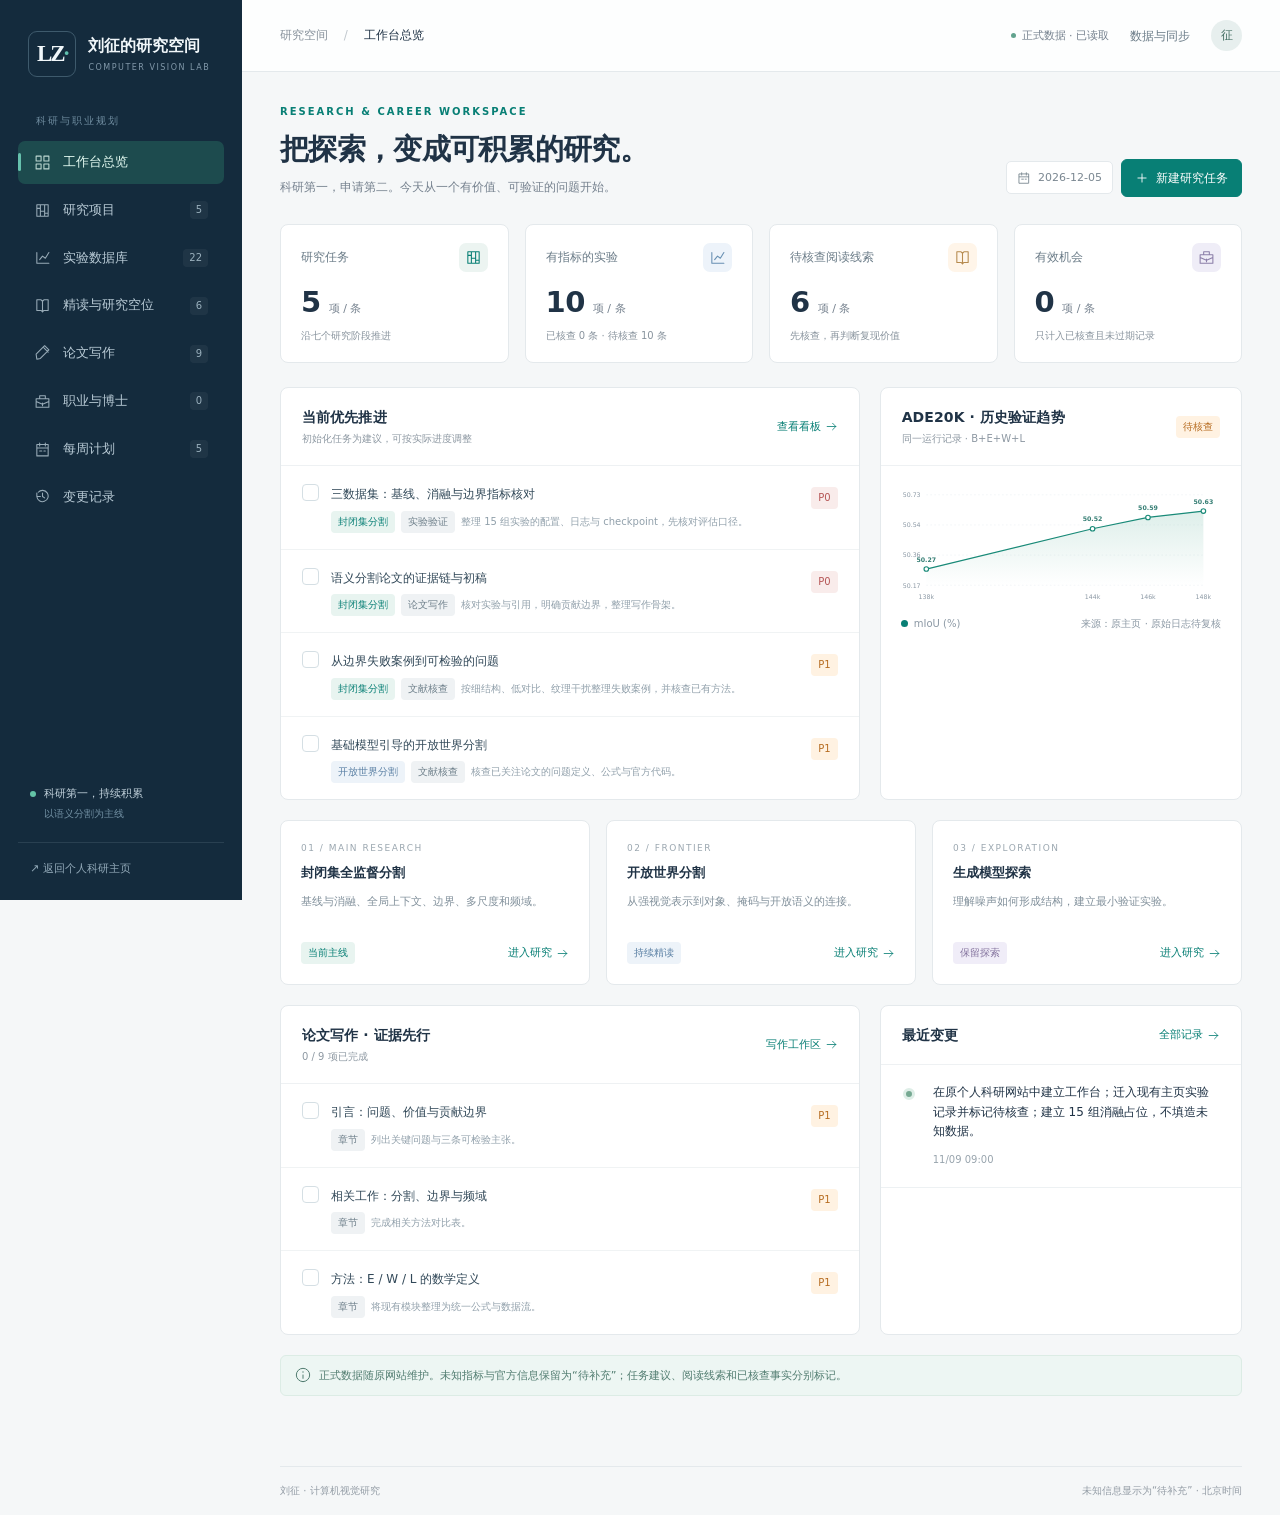
<file: workbench/index.html>
<!doctype html>
<html lang="zh-CN">
<head>
  <meta charset="utf-8">
  <meta name="viewport" content="width=device-width, initial-scale=1">
  <meta name="description" content="刘征的科研与职业规划工作台：研究、实验、精读、论文写作与职业机会。">
  <meta name="color-scheme" content="light">
  <meta http-equiv="Content-Security-Policy" content="default-src 'self'; script-src 'self'; style-src 'self'; img-src 'self' data:; connect-src 'self' https://api.github.com; object-src 'none'; base-uri 'self'; form-action 'self'">
  <title>科研与职业规划工作台 · 刘征</title>
  <link rel="stylesheet" href="workbench.css">
  <script type="module" src="app.mjs"></script>
</head>
<body>
  <a class="skip" href="#content">跳转到内容</a>
  <aside class="sidebar" id="sidebar">
    <a class="brand" href="../"><span class="brand-icon">LZ<span>·</span></span><span>刘征的研究空间<small>COMPUTER VISION LAB</small></span></a>
    <div class="workspace-label">科研与职业规划</div>
    <nav id="nav" aria-label="工作台导航"></nav>
    <div class="sidebar-bottom"><div class="focus-dot"></div><div>科研第一，持续积累<small>以语义分割为主线</small></div></div>
    <a class="back-home" href="../">↗ 返回个人科研主页</a>
  </aside>
  <div class="shell">
    <header class="topbar"><button class="icon-btn mobile-menu" id="menu" aria-label="展开导航">☰</button><div class="breadcrumb">研究空间 <span>/</span> <strong id="breadcrumb">工作台总览</strong></div><div class="top-right"><span id="sync-status" class="sync-status">正在读取数据</span><button class="btn quiet" id="manage">数据与同步</button><span class="avatar">征</span></div></header>
    <main id="content" tabindex="-1"><div class="loading">正在读取工作台…</div></main>
    <footer class="app-footer"><span>刘征 · 计算机视觉研究</span><span>未知信息显示为“待补充” · 北京时间</span></footer>
  </div>
  <dialog id="detail-dialog" class="detail-dialog"><div id="detail-content"></div></dialog>
  <dialog id="edit-dialog" class="edit-dialog"><div id="edit-content"></div></dialog>
  <dialog id="data-dialog" class="data-dialog"><div id="data-content"></div></dialog>
  <div id="toast" role="status" aria-live="polite"></div>
  <input id="import-file" type="file" accept="application/json,.json" hidden>
</body>
</html>
</file>
<file: workbench/workbench.css>
:root{--ink:#203346;--muted:#75818e;--line:#e4e9ec;--bg:#f5f7f8;--teal:#087f75;--nav:#142b3d;--teal-bg:#e8f4f0;--orange:#b76d22;--orange-bg:#fff2e2;--red:#b75555;--blue:#497ca5;--shadow:0 12px 40px #122b3d12;font-family:Inter,"PingFang SC","Microsoft YaHei",system-ui,sans-serif;color:var(--ink);font-size:14px}
*{box-sizing:border-box}body{margin:0;background:var(--bg);line-height:1.6}a{color:var(--teal);text-decoration:none}a:hover{text-decoration:underline}button,input,select,textarea{font:inherit}button,a,input,select,textarea{touch-action:manipulation}button{cursor:pointer}button:disabled{cursor:not-allowed;opacity:.55}button:focus-visible,a:focus-visible,input:focus-visible,select:focus-visible,textarea:focus-visible{outline:3px solid #57ada3;outline-offset:3px}button svg,a svg{pointer-events:none}svg{flex-shrink:0}h1,h2,h3,p{margin-top:0}h1{font-size:29px;letter-spacing:-.7px;line-height:1.5;margin-bottom:6px}h2{font-size:17px;margin-bottom:0;letter-spacing:.1px}h3{font-size:15px}p{margin-bottom:12px}.muted{color:var(--muted)}.small{font-size:12px}.mono{font-family:ui-monospace,SFMono-Regular,Consolas,monospace}.skip{position:fixed;top:-80px;left:12px;z-index:1000;background:white;padding:12px}.skip:focus{top:12px}.sidebar{width:242px;position:fixed;inset:0 auto 0 0;background:var(--nav);color:#b5c5cf;display:flex;flex-direction:column;padding:31px 18px 22px;z-index:30}.brand{display:flex;align-items:center;gap:12px;color:#f1f7fa;font-size:16px;font-weight:600;margin:0 10px 36px}.brand:hover{text-decoration:none}.brand small{display:block;font-size:8px;letter-spacing:1.5px;font-weight:400;color:#8299aa;margin-top:4px}.brand-icon{font-size:23px;border:1px solid #3e5a6c;border-radius:9px;line-height:44px;padding:0 8px;font-family:Georgia,serif;letter-spacing:-2px}.brand-icon span{color:#61c1af}.workspace-label{font-size:10px;letter-spacing:2px;color:#6f8c9f;padding:0 18px;margin-bottom:12px}#nav{display:flex;flex-direction:column;gap:5px}#nav a{display:flex;gap:12px;align-items:center;color:#b9cbd6;padding:11px 16px;border-radius:7px;font-size:13px;position:relative}#nav a:hover{text-decoration:none;background:#203b4d}#nav a.active{color:#e5fcf3;background:#1d4b4e}#nav a.active:before{position:absolute;left:0;width:3px;height:18px;background:#66c1ad;content:'';border-radius:3px}#nav a svg{opacity:.8}#nav .nav-count{margin-left:auto;font-size:10px;border-radius:4px;padding:1px 6px;background:#ffffff0d;color:#9ab0bd}.sidebar-bottom{display:flex;align-items:flex-start;gap:8px;margin-top:auto;padding:30px 12px 20px;font-size:11px;color:#c0d0da}.sidebar-bottom small{display:block;color:#7290a3;font-size:10px;margin-top:4px}.focus-dot{width:6px;height:6px;background:#63c3a6;border-radius:50%;margin-top:6px}.back-home{font-size:11px;border-top:1px solid #294051;padding:17px 12px 0;color:#93aab9}.shell{margin-left:242px;min-width:0}.topbar{height:72px;padding:0 38px;background:#ffffffdb;border-bottom:1px solid var(--line);display:flex;align-items:center;justify-content:space-between;gap:14px}.breadcrumb{font-size:12px;color:#87919b}.breadcrumb span{padding:0 12px;color:#c1c8ce}.breadcrumb strong{font-weight:500;color:var(--ink)}.top-right{display:flex;align-items:center;gap:16px}.avatar{display:grid;place-items:center;border-radius:50%;width:31px;height:31px;background:#e7efee;color:#487267;font-size:12px}.sync-status{font-size:11px;color:var(--muted);display:flex;align-items:center;gap:6px}.sync-status:before{content:'';width:5px;height:5px;background:#62a38e;border-radius:50%}.sync-status.dirty:before{background:#d69c47}.sync-status.error:before{background:var(--red)}.mobile-menu{display:none!important}main{max-width:1650px;margin:auto;padding:32px 38px 50px;min-height:calc(100vh - 126px)}.app-footer{border-top:1px solid var(--line);margin:0 38px;padding:16px 0;display:flex;justify-content:space-between;color:#939ca5;font-size:10px}.page-heading{display:flex;align-items:flex-end;justify-content:space-between;gap:20px;margin-bottom:27px}.eyebrow{font-size:10px;letter-spacing:2px;color:var(--teal);font-weight:600;margin-bottom:8px}.page-heading p{color:var(--muted);font-size:12px;margin:0}.heading-actions{display:flex;align-items:center;gap:8px;flex-shrink:0}.date-pill{border:1px solid var(--line);background:white;border-radius:5px;padding:7px 10px;color:#7a8791;font-size:11px;display:flex;gap:7px;align-items:center}.btn{display:inline-flex;align-items:center;justify-content:center;gap:7px;border:1px solid #dbe2e5;background:white;border-radius:6px;padding:8px 13px;color:#425261;font-size:12px;line-height:20px;white-space:nowrap}.btn:hover{background:#f2f6f6;text-decoration:none}.btn.primary{background:var(--teal);border-color:var(--teal);color:white}.btn.primary:hover{background:#076d65}.btn.quiet{background:transparent;border-color:transparent;color:#6b7c88;padding:7px 4px}.btn.danger{color:#af5454;border-color:#e7caca}.btn.small{padding:4px 8px;font-size:11px}.icon-btn{background:none;border:0;color:#80909c;padding:5px;display:inline-flex;align-items:center;justify-content:center;gap:4px}.icon-btn:hover{color:var(--teal);background:#edf5f2;border-radius:4px}.stats{display:grid;grid-template-columns:repeat(4,minmax(0,1fr));gap:16px;margin-bottom:24px}.stat{padding:18px 20px;background:white;border:1px solid var(--line);border-radius:8px}.stat-top{display:flex;justify-content:space-between;align-items:center;font-size:12px;color:#6b7c88}.stat-icon{padding:6px;border-radius:7px;background:#ecf4f1;color:var(--teal);display:flex}.stat:nth-child(2) .stat-icon{background:#edf3fa;color:#678fb2}.stat:nth-child(3) .stat-icon{background:#fff5e9;color:#b68a4e}.stat:nth-child(4) .stat-icon{background:#efedf7;color:#8c7fa9}.stat-number{font-size:29px;line-height:1.25;margin-top:12px;letter-spacing:-.5px;font-weight:600}.stat-number small{font-size:11px;letter-spacing:0;font-weight:400;color:var(--muted);margin-left:8px}.stat-foot{font-size:10px;color:#89949e;margin-top:8px}.dashboard-grid{display:grid;grid-template-columns:minmax(0,1.6fr) minmax(280px,1fr);gap:20px;margin-bottom:20px}.panel{background:white;border:1px solid var(--line);border-radius:8px;min-width:0;overflow:hidden}.panel-head{display:flex;align-items:center;justify-content:space-between;gap:12px;padding:18px 21px;border-bottom:1px solid #eef1f3}.panel-head p{font-size:10px;color:#8d98a2;margin:3px 0 0}.panel-head h2{font-size:14px}.panel-body{padding:20px}.text-link{font-size:11px;color:var(--teal);background:none;border:none;padding:0;display:inline-flex;align-items:center;gap:4px}.task-row{display:flex;align-items:flex-start;gap:12px;padding:16px 21px;border-bottom:1px solid #f0f3f4}.task-row:last-child{border-bottom:0}.task-check{width:17px;height:17px;flex-shrink:0;border:1px solid #d5dfe4;border-radius:4px;margin-top:2px}.task-main{flex:1;min-width:0}.task-title{font-weight:500;color:#314858;font-size:12px;background:none;border:0;text-align:left;padding:0}.task-title:hover{color:var(--teal)}.task-meta{display:flex;flex-wrap:wrap;gap:6px;align-items:center;font-size:10px;color:#91a0ab;margin-top:6px}.task-arrow{color:#9aa9b5;padding-top:3px}.tag{display:inline-flex;align-items:center;max-width:100%;gap:5px;padding:2px 7px;border-radius:4px;font-size:10px;line-height:18px;white-space:nowrap;background:#eff2f4;color:#6f808b;font-weight:400}.tag.teal{background:var(--teal-bg);color:var(--teal)}.tag.orange{background:var(--orange-bg);color:var(--orange)}.tag.red{background:#f9eceb;color:#b65757}.tag.blue{background:#edf3f9;color:#5b80a4}.tag.purple{background:#f0edf8;color:#83729d}.notice{border:1px solid #e8decd;background:#fffaf1;border-radius:6px;padding:11px 14px;font-size:11px;color:#96723f;display:flex;gap:8px;align-items:flex-start;margin-bottom:20px}.notice.info{background:#edf6f3;border-color:#dcece5;color:#517c70}.notice.error{background:#fff0ef;border-color:#f0d3d0;color:#af514c}.notice p{margin:0}.chart-wrap{padding:14px 18px 10px}.trend-chart{width:100%;height:auto;display:block;max-height:250px}.chart-label{fill:#8b98a4;font-size:11px;font-family:inherit}.chart-value{fill:#377f75;font-size:11px;font-family:inherit;font-weight:600}.chart-grid{stroke:#eaf0f2;stroke-dasharray:3 4}.chart-caption{font-size:10px;color:#8b98a4;padding:0 20px 17px;display:flex;justify-content:space-between;gap:10px}.legend{display:flex;align-items:center;gap:6px}.legend i{width:7px;height:7px;background:var(--teal);border-radius:50%;display:inline-block}.roadmap{display:grid;grid-template-columns:repeat(3,1fr);gap:16px;margin-bottom:20px}.roadmap-card{border:1px solid var(--line);background:white;padding:20px;border-radius:8px}.roadmap-card .kicker{font-size:9px;letter-spacing:1.5px;color:#9ba7b0;margin-bottom:8px}.roadmap-card h3{font-size:13px;margin-bottom:8px}.roadmap-card p{font-size:11px;color:#81909b;line-height:1.8;min-height:38px}.roadmap-card footer{display:flex;justify-content:space-between;align-items:center}.filters{padding:14px 15px;background:white;border:1px solid var(--line);border-radius:7px;display:flex;gap:10px;flex-wrap:wrap;margin-bottom:17px;align-items:center}.search-wrap{position:relative;flex:1;min-width:200px}.search-wrap svg{position:absolute;left:10px;top:10px;color:#9aa6af}.search-wrap input{padding-left:33px!important}.filters input,.filters select,.chart-selects select{height:35px;border:1px solid #e0e6ea;border-radius:5px;background:#fff;padding:6px 10px;color:#607280;font-size:11px;max-width:100%}.filters input{width:100%}.filter-label{display:flex;align-items:center;gap:6px}.filter-label span{font-size:10px;color:#8c98a2}.filters select{max-width:170px}.toolbar{display:flex;justify-content:space-between;align-items:center;gap:12px;margin-bottom:14px;color:#8996a2;font-size:11px}.segmented{display:inline-flex;padding:3px;background:#e9eef0;border-radius:6px;gap:2px}.segmented button{border:0;background:none;border-radius:4px;padding:5px 12px;font-size:11px;color:#80909c}.segmented button.active{background:white;box-shadow:0 1px 4px #142b3d0a;color:var(--teal)}.board{display:flex;gap:13px;overflow-x:auto;align-items:stretch;padding-bottom:14px;scrollbar-color:#c1d4d1 #edf1f2}.board-column{width:242px;min-width:242px;border:1px solid #e1e7e9;background:#eef2f3;border-radius:7px;padding:12px;min-height:370px}.column-heading{display:flex;align-items:center;gap:7px;font-size:12px;margin-bottom:14px;font-weight:500}.column-dot{width:6px;height:6px;background:#6a9c92;border-radius:50%}.column-heading small{margin-left:auto;color:#92a1ac;font-size:10px;font-weight:400}.board-card{background:#fff;border:1px solid #e2e8eb;border-radius:6px;padding:13px;margin-bottom:10px;box-shadow:0 2px 4px #142b3d03}.board-card .card-top{display:flex;justify-content:space-between;align-items:center;margin-bottom:10px}.board-card h3{margin:0 0 10px;font-size:12px;line-height:1.8}.board-card .next-action{font-size:10px;color:#80919d;border-top:1px solid #edf1f2;margin-top:12px;padding-top:10px;line-height:1.8}.board-card .card-foot{margin-top:11px;display:flex;justify-content:space-between;align-items:center}.board-card .task-title{font-size:12px}.empty-column{font-size:10px;color:#a0adb5;border:1px dashed #d5dfe3;border-radius:5px;padding:18px 10px;text-align:center}.table-scroll{overflow:auto;max-width:100%;background:white;border:1px solid var(--line);border-radius:7px}.data-table{width:100%;border-collapse:collapse;white-space:nowrap;font-size:11px}.data-table th{background:#f8fafb;color:#8796a2;font-weight:500;text-align:left;padding:12px 15px;border-bottom:1px solid var(--line)}.data-table td{padding:13px 15px;border-bottom:1px solid #eef1f3;color:#526777;max-width:360px}.data-table tr:last-child td{border-bottom:0}.data-table tr:hover td{background:#fbfdfc}.data-table td.numeric{font-variant-numeric:tabular-nums}.data-table td .task-title{font-size:11px;max-width:300px;white-space:normal;line-height:1.7}.data-table .sub{font-size:9px;color:#a0aab3;display:block;margin-top:3px}.unknown{color:#a9b1b8;font-size:10px}.table-scroll .data-table th:first-child{position:sticky;left:0;z-index:1}.table-count{padding:10px 15px;font-size:10px;color:#95a2ac;background:#fafcfc;border-top:1px solid var(--line)}.table-checkbox{accent-color:var(--teal);width:14px;height:14px}.empty-state{padding:44px 24px;text-align:center;color:#8c9ba6;background:white;border:1px dashed #d9e2e6;border-radius:8px}.empty-state .empty-icon{display:inline-flex;padding:12px;border-radius:50%;background:#f0f5f4;color:#6e9c90;margin-bottom:12px}.empty-state h3{color:#5b7281;font-size:14px;margin-bottom:6px}.empty-state p{font-size:11px;max-width:460px;margin:0 auto 16px;line-height:1.9}.chart-selects{display:flex;gap:8px;align-items:center;flex-wrap:wrap}.chart-selects label{font-size:10px;color:#8d9aa3}.comparison-strip{display:flex;gap:12px;align-items:center;justify-content:space-between;padding:11px 15px;background:#e9f3ef;border:1px solid #d0e5dc;border-radius:6px;margin-bottom:15px;color:#477c6e;font-size:11px}.writing-board{display:grid;grid-template-columns:repeat(3,minmax(0,1fr));gap:17px}.writing-card{background:white;border:1px solid var(--line);border-radius:7px;padding:19px;min-width:0}.writing-card h3{font-size:13px;margin:12px 0}.writing-card p{font-size:11px;color:#82939f;line-height:1.9}.writing-card footer{display:flex;align-items:center;justify-content:space-between;border-top:1px solid #eef2f3;padding-top:12px;margin-top:16px}.progress-track{height:5px;background:#ecf1f2;border-radius:5px;overflow:hidden}.progress-track .progress-fill{height:100%;background:#77b5a4}.page-tabs{display:flex;gap:24px;border-bottom:1px solid var(--line);margin-bottom:20px}.page-tabs button{border:0;border-bottom:2px solid transparent;padding:0 2px 12px;background:none;color:#83939f;font-size:12px}.page-tabs button.active{color:var(--teal);border-color:var(--teal)}.career-note{display:grid;grid-template-columns:1fr 1fr;gap:17px;margin-bottom:20px}.career-note .panel-body h3{font-size:12px;margin-bottom:8px}.career-note .panel-body p{font-size:11px;color:#83949f;margin-bottom:0}.weekly-layout{display:grid;grid-template-columns:minmax(0,1.8fr) minmax(270px,1fr);gap:20px}.week-summary{border:1px solid var(--line);background:white;border-radius:8px;padding:20px;margin-bottom:18px}.week-summary h2{font-size:15px}.week-summary .count{font-size:11px;color:#8495a0}.week-summary header{display:flex;justify-content:space-between;align-items:center;margin-bottom:15px}.deadline-row{padding:14px 20px;border-bottom:1px solid #edf2f3;display:flex;gap:12px;font-size:11px;align-items:center}.date-block{padding:6px 10px;background:#f0f4f5;border-radius:5px;color:#77909e;min-width:64px;text-align:center}.timeline-item{position:relative;display:flex;gap:18px;padding:18px 22px;border-bottom:1px solid #edf1f3}.timeline-dot{border:3px solid #deeee7;background:#76a992;width:12px;height:12px;flex-shrink:0;border-radius:50%;margin-top:5px}.timeline-item .timeline-main{min-width:0;flex:1}.timeline-item p{font-size:12px;margin:0 0 6px;overflow-wrap:anywhere}.timeline-item time{font-size:10px;color:#98a4ad}.timeline-item details{font-size:11px;color:#80909b;margin-top:7px}.timeline-item summary{cursor:pointer}.timeline-item pre{white-space:pre-wrap;word-break:break-word;font-size:10px;max-height:240px;overflow:auto;background:#f4f7f8;padding:12px;border-radius:4px}dialog{border:1px solid #dce5e8;border-radius:12px;color:var(--ink);padding:0;box-shadow:0 24px 80px #0d273b38;width:min(760px,94vw);max-height:91vh}dialog::backdrop{background:#0c253d60;backdrop-filter:blur(2px)}.detail-dialog{width:min(850px,94vw)}.dialog-head{padding:23px 27px 18px;border-bottom:1px solid var(--line);display:flex;align-items:flex-start;justify-content:space-between;gap:16px;background:white;position:sticky;top:0;z-index:2}.dialog-head h2{font-size:19px;line-height:1.6}.dialog-head .record-id{font-size:10px;color:#91a1ac;margin:4px 0 0}.dialog-body{padding:24px 27px}.dialog-foot{border-top:1px solid var(--line);padding:16px 27px;display:flex;align-items:center;justify-content:space-between;gap:12px;background:#fafcfc;position:sticky;bottom:0;z-index:2}.detail-grid{display:grid;grid-template-columns:1fr 1fr;gap:20px 25px}.detail-field{min-width:0}.detail-field.wide{grid-column:1/-1}.detail-field dt{font-size:10px;color:#8c9ca8;margin-bottom:5px}.detail-field dd{margin:0;font-size:12px;white-space:pre-wrap;overflow-wrap:anywhere;line-height:1.9}.detail-field pre{white-space:pre-wrap;overflow-wrap:anywhere;background:#f5f7f9;border:1px solid #e4e9ed;padding:12px;border-radius:5px;font-size:12px}.detail-metrics{display:grid;grid-template-columns:repeat(3,1fr);gap:12px;margin-bottom:25px}.metric-box{border:1px solid #e2e9ed;border-radius:6px;padding:13px}.metric-box label{font-size:10px;color:#8b9ba6;display:block}.metric-box strong{font-size:23px;font-weight:500;display:block;margin-top:6px;color:#3a7266}.form-grid{display:grid;grid-template-columns:1fr 1fr;gap:18px}.form-field{display:flex;flex-direction:column;gap:5px;min-width:0;font-size:11px;color:#708694}.form-field.wide{grid-column:1/-1}.form-field input,.form-field select,.form-field textarea{border:1px solid #dbe4e8;border-radius:5px;padding:9px 10px;background:white;color:#3f5667;min-width:0;font-size:12px;width:100%}.form-field textarea{min-height:90px;resize:vertical;line-height:1.8}.form-field input:invalid{border-color:#d48484}.required{color:var(--teal)}.form-section{grid-column:1/-1;border-bottom:1px solid var(--line);padding-bottom:9px;margin:8px 0 0;font-weight:600;font-size:12px}.data-section{margin-bottom:24px;border-bottom:1px solid var(--line);padding-bottom:22px}.data-section:last-child{border-bottom:0;margin-bottom:0}.data-section h3{font-size:13px;margin-bottom:10px}.data-section p,.data-section li{font-size:11px;color:#7f929f;line-height:1.9}.data-actions{display:flex;gap:8px;flex-wrap:wrap}.data-section input{border:1px solid #dbe4e8;border-radius:5px;padding:10px;font-size:12px;width:100%;margin:8px 0 12px}.data-section code{background:#f1f5f6;padding:2px 5px;border-radius:3px;font-size:10px}.check-line{display:flex;gap:8px;align-items:flex-start;font-size:11px;color:#768d9b}.check-line input{width:auto;margin:4px 0}.validation-errors{padding:12px;background:#fff0ed;color:#b45a4c;font-size:11px;list-style-position:inside;border-radius:6px;margin-bottom:18px}.loading{padding:100px 30px;text-align:center;color:#91a2ac;font-size:13px}#toast{position:fixed;bottom:25px;left:calc(50% + 90px);transform:translateX(-50%) translateY(15px);background:#203f4b;color:#eaf7f4;padding:11px 20px;font-size:12px;border-radius:6px;box-shadow:var(--shadow);opacity:0;pointer-events:none;z-index:100;transition:.2s;max-width:80vw}#toast.show{opacity:1;transform:translateX(-50%) translateY(0)}.visually-hidden{position:absolute!important;width:1px;height:1px;padding:0;margin:-1px;overflow:hidden;clip:rect(0,0,0,0);white-space:nowrap;border:0}.legend-items{display:flex;gap:12px;font-size:10px;color:#8798a3;flex-wrap:wrap;margin:10px 0}.item-count{font-size:10px;color:#93a1aa;letter-spacing:0}.import-summary{font-size:11px;color:#4e796d;padding:12px;background:#edf6f1;border-radius:5px}.danger-text{color:#ba6861}.nowrap{white-space:nowrap}.section-gap{margin-top:22px}.inline-actions{display:flex;gap:8px;align-items:center;flex-wrap:wrap}
@media(min-width:1700px){main{padding-left:55px;padding-right:55px}.sidebar{width:260px}.shell{margin-left:260px}}
@media(max-width:1200px){.sidebar{width:215px;padding-left:13px;padding-right:13px}.shell{margin-left:215px}.brand{font-size:14px;gap:9px}.brand small{font-size:7px}main{padding:26px}.topbar{padding:0 26px}.dashboard-grid{grid-template-columns:minmax(0,1.25fr) minmax(260px,1fr)}.stat{padding:16px}.stats{gap:12px}.writing-board{grid-template-columns:repeat(2,minmax(0,1fr))}.page-heading{align-items:flex-start}.heading-actions{flex-wrap:wrap;justify-content:flex-end}.app-footer{margin:0 26px}}
@media(max-width:1000px){.dashboard-grid,.weekly-layout{grid-template-columns:1fr}.stats{grid-template-columns:repeat(2,minmax(0,1fr))}.roadmap{grid-template-columns:1fr}.roadmap-card p{min-height:0}.career-note{grid-template-columns:1fr}.sync-status{display:none}.roadmap-card{padding:15px 20px}.roadmap-card .kicker{margin-bottom:4px}}
@media(max-width:760px){.sidebar{transform:translateX(-100%);transition:transform .2s;width:242px;box-shadow:var(--shadow)}body.menu-open .sidebar{transform:translateX(0)}.shell{margin-left:0}.topbar{height:60px;padding:0 17px}.mobile-menu{display:inline-flex!important}.breadcrumb{flex:1;font-size:11px}.breadcrumb span{padding:0 6px}.top-right{gap:8px}.top-right .avatar{display:none}main{padding:24px 17px}.page-heading{flex-direction:column;gap:15px;margin-bottom:20px}.heading-actions{justify-content:flex-start}.page-heading h1{font-size:25px}.stats{gap:10px}.stat{padding:14px}.stat-top{font-size:11px}.stat-number{font-size:25px}.stat-foot{font-size:9px}.app-footer{margin:0 17px;font-size:9px;flex-wrap:wrap;gap:6px}.writing-board{grid-template-columns:1fr}.filters{gap:8px}.search-wrap{flex-basis:100%}.filters select{max-width:145px}.filter-label span{display:none}.form-grid,.detail-grid{grid-template-columns:1fr}.form-field.wide,.detail-field.wide{grid-column:auto}.detail-metrics{grid-template-columns:repeat(2,1fr)}.dialog-head,.dialog-foot{padding:18px}.dialog-body{padding:18px}.dialog-head h2{font-size:17px}.dialog-foot{flex-wrap:wrap}.dialog-foot .btn{font-size:11px}#toast{left:50%;max-width:92vw;width:max-content}.toolbar{align-items:flex-start;flex-wrap:wrap}.panel-head{padding:15px 17px}.chart-selects{justify-content:flex-start}.chart-caption{flex-direction:column;gap:4px}.notice{font-size:10px}.top-right .btn{font-size:10px}.comparison-strip{align-items:flex-start;flex-direction:column}}
@media(prefers-reduced-motion:reduce){*{scroll-behavior:auto!important;transition:none!important}}

progress.progress-track{display:block;width:100%;border:0;appearance:none}progress.progress-track::-webkit-progress-bar{background:#ecf1f2;border-radius:5px}progress.progress-track::-webkit-progress-value{background:#77b5a4;border-radius:5px}progress.progress-track::-moz-progress-bar{background:#77b5a4;border-radius:5px}
#plan-week{font-size:11px;border:1px solid #dce5e8;padding:6px;border-radius:5px;color:#6f8593}
</file>
